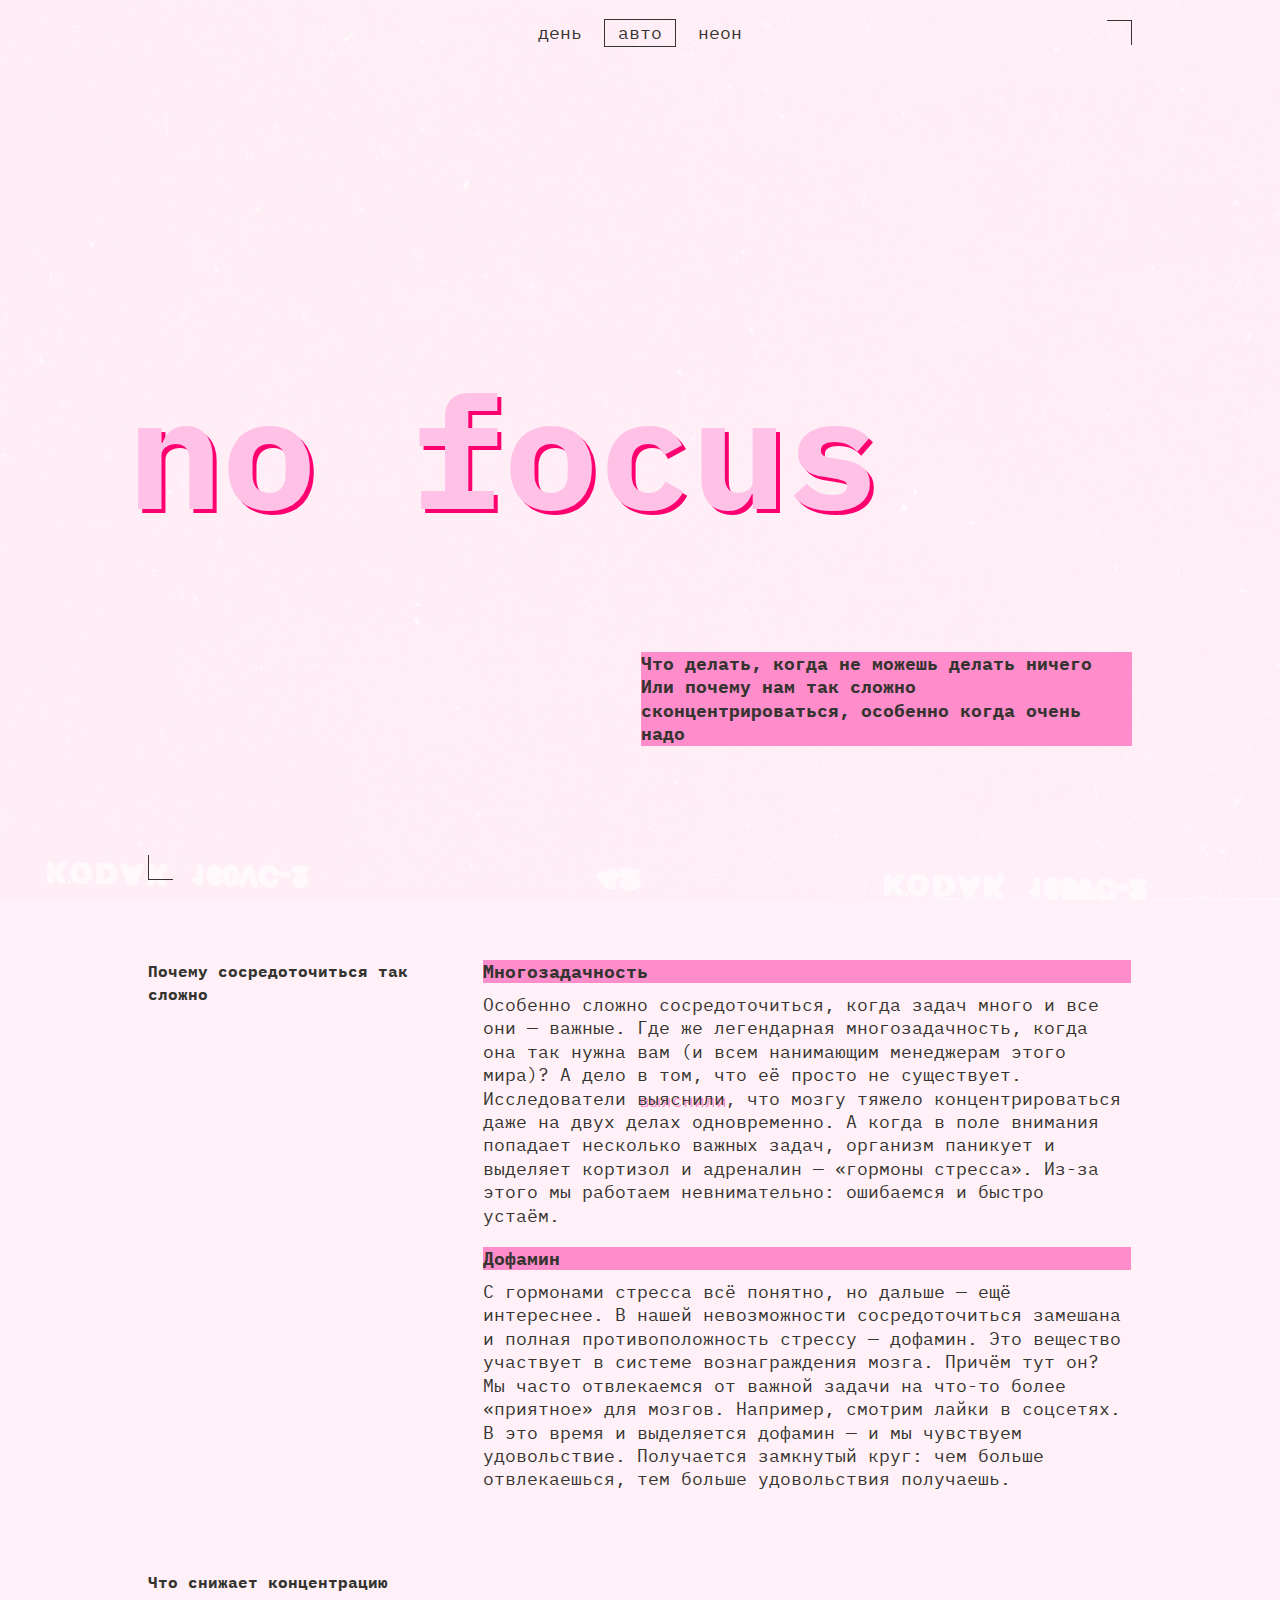
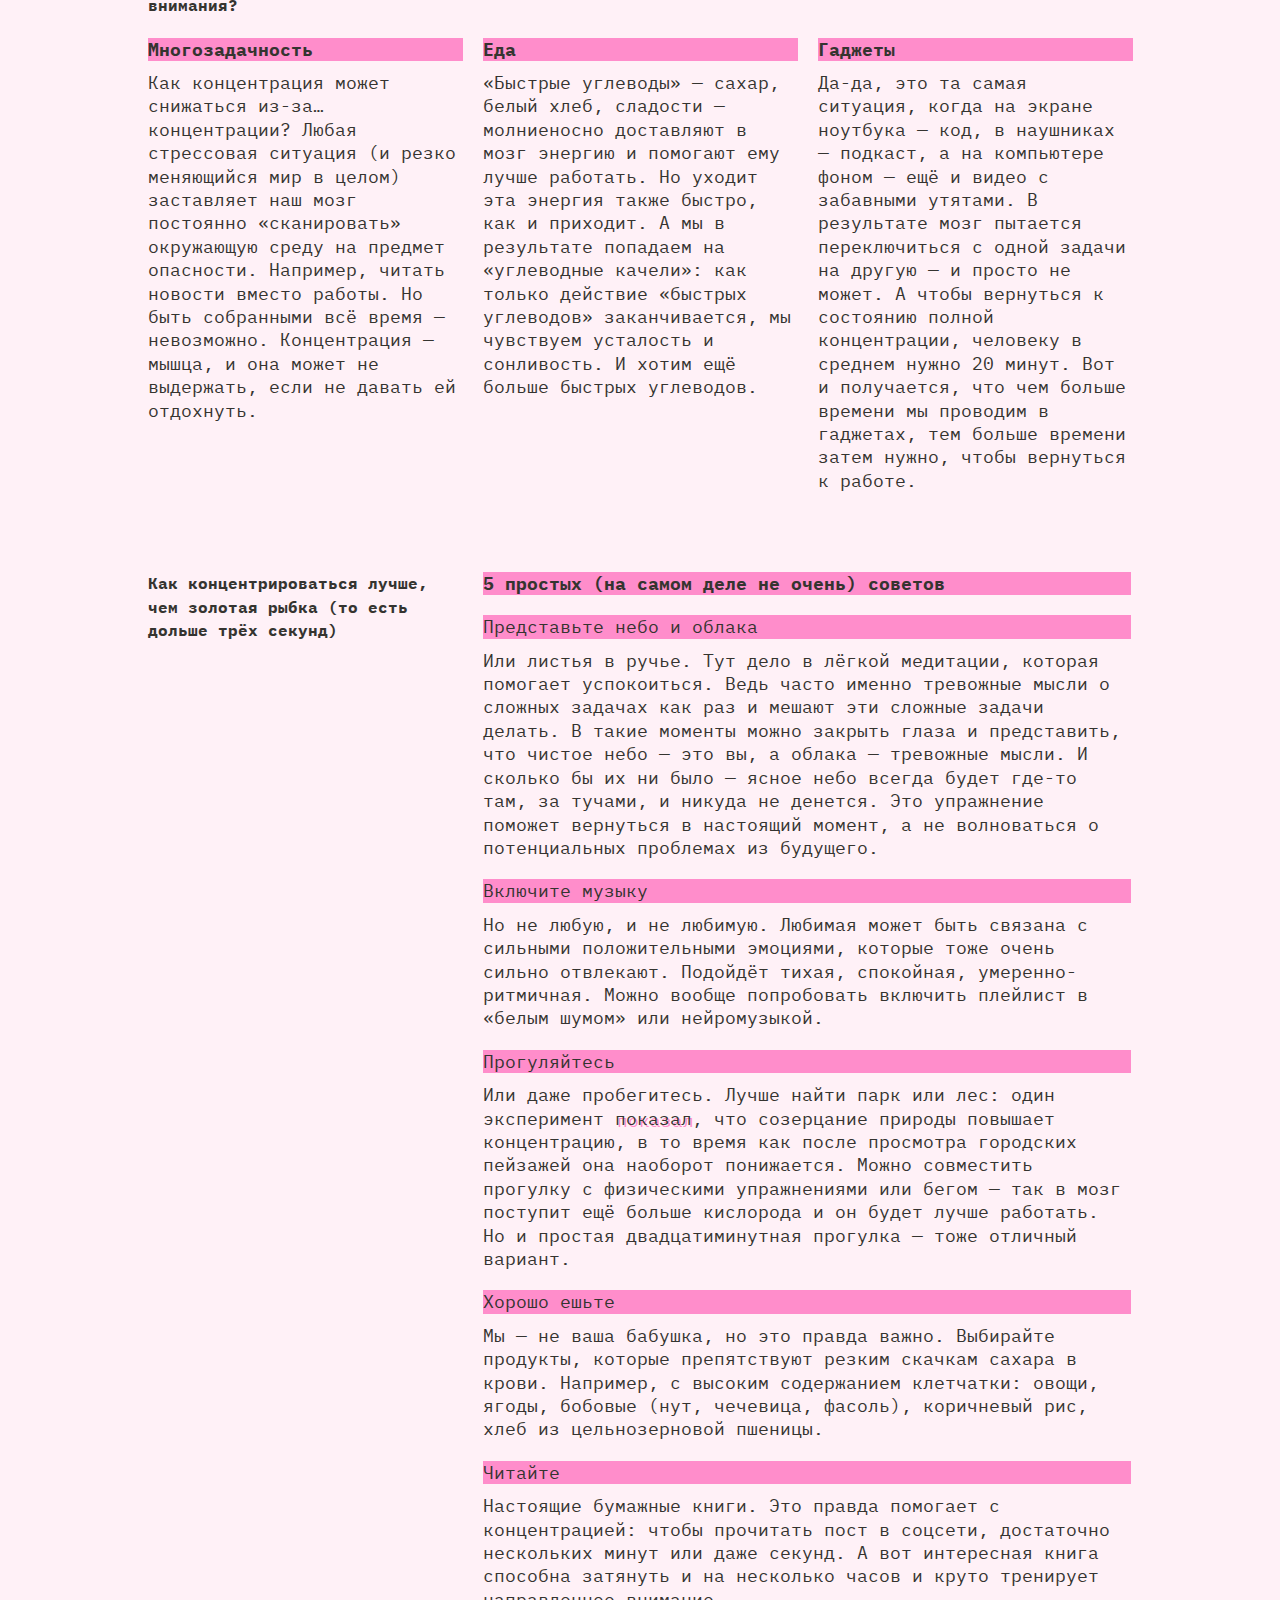
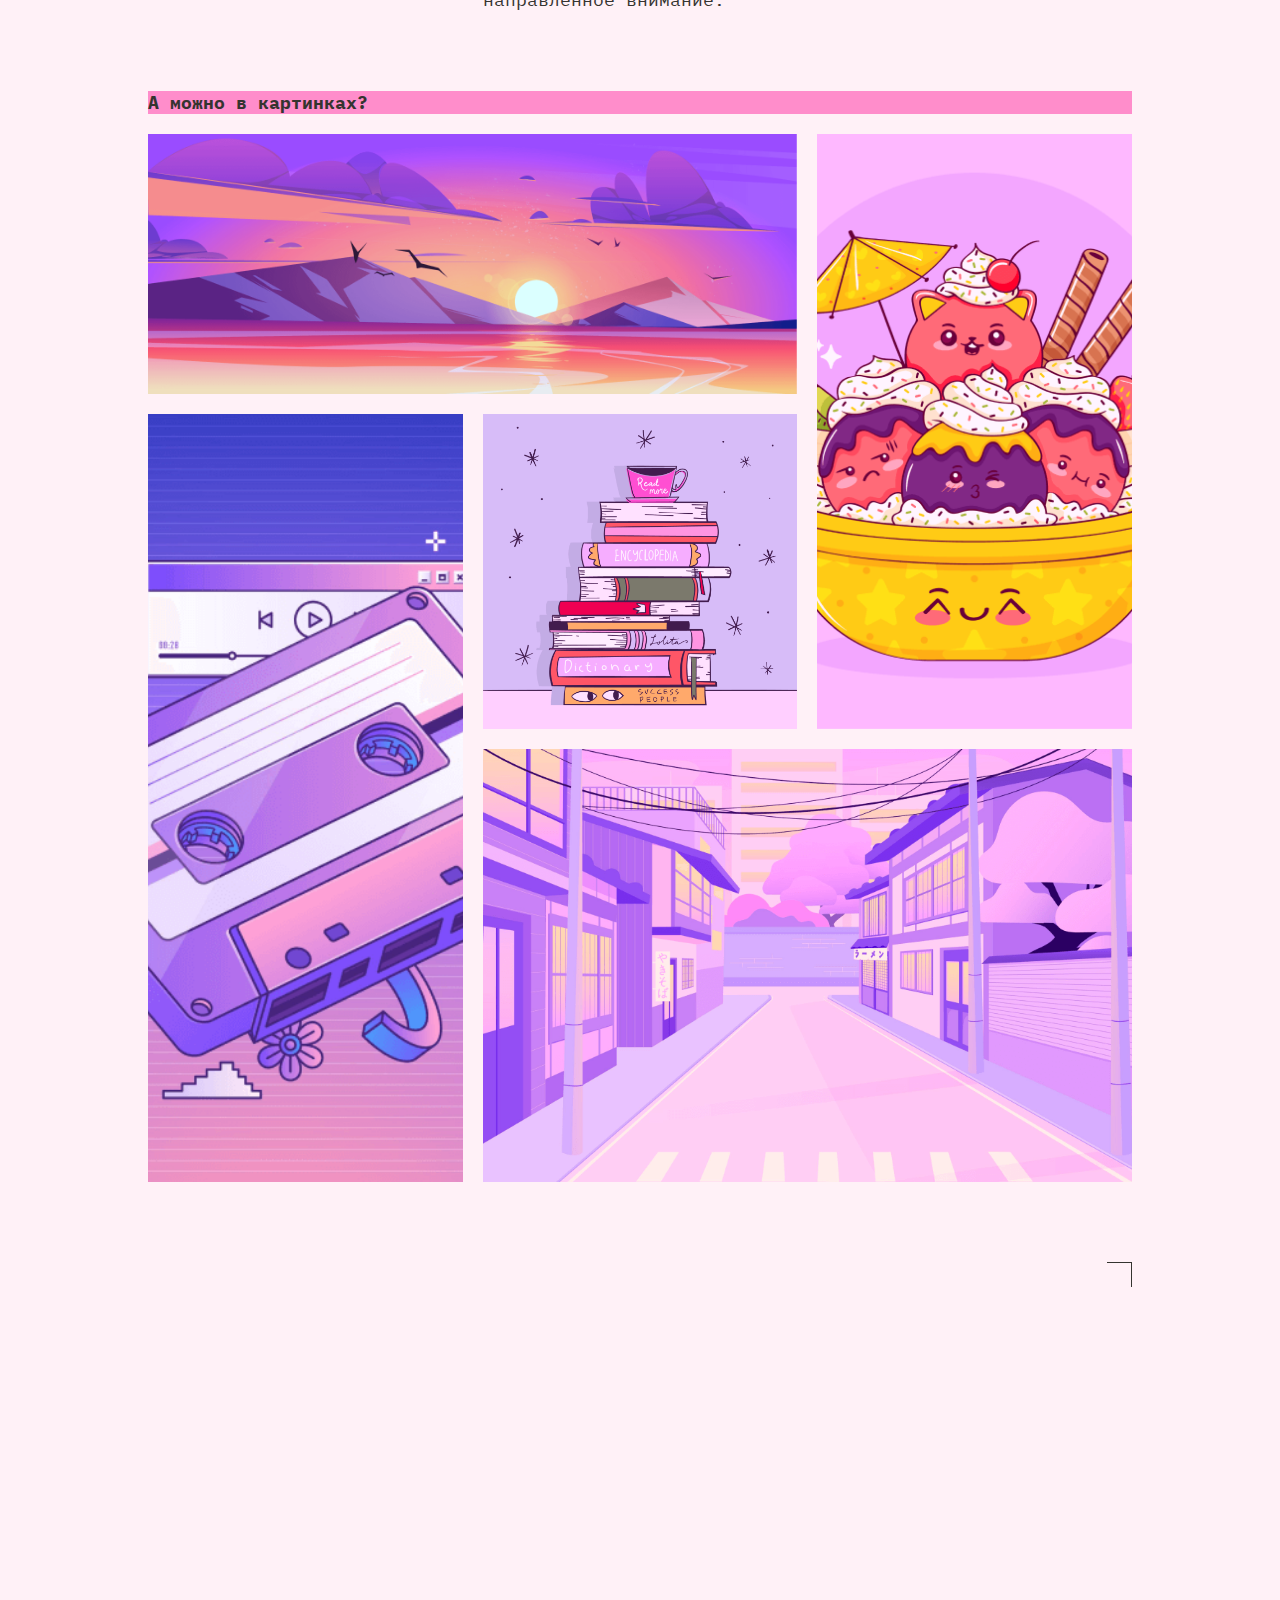
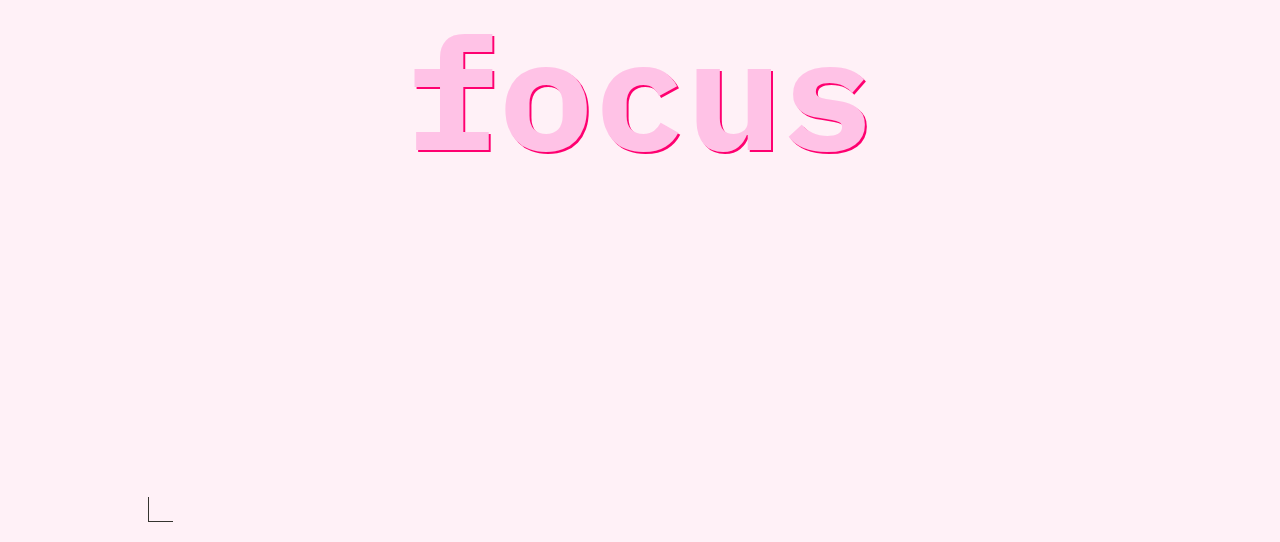
<file: index.html>
<!DOCTYPE html>
<html lang="ru">
	<head>
		<meta charset="UTF-8" />
		<meta http-equiv="X-UA-Compatible" content="IE=edge" />
		<meta name="viewport" content="width=device-width, initial-scale=1.0" />
		<meta name="color-scheme" content="dark light" />
		<title>Сложно сосредоточиться</title>
		<link rel="icon" href="./images/favicon.ico" sizes="32x32" />
		<link rel="icon" href="./images/favicon.ico" sizes="16x16" />
		<link rel="icon" href="./images/favicon.svg" type="image/svg+xml" />
		<link rel="apple-touch-icon" href="./images/mobile-icon.png" />
		<link rel="stylesheet" href="./fonts/fonts.css" />
		<link rel="stylesheet" href="./styles/globals.css" />
		<link rel="stylesheet" href="./styles/variables.css" />
		<link rel="stylesheet" href="./styles/style.css" />
		<link rel="stylesheet" href="./styles/dark.css" />
		<link rel="stylesheet" href="./styles/light.css" />
	</head>
	<body class="page">
		<header class="header decorated-zone">
			<nav class="header__theme-menu">
				<ul class="header__theme-menu-list">
					<li class="header__theme-menu-item">
						<button class="header__theme-menu-button header__theme-menu-button_type_light">
							День
						</button>
					</li>
					<li class="header__theme-menu-item">
						<button class="header__theme-menu-button header__theme-menu-button_active header__theme-menu-button_type_auto" disabled>
							Авто
						</button>
					</li>
					<li class="header__theme-menu-item">
						<button class="header__theme-menu-button header__theme-menu-button_type_dark">
							Неон
						</button>
					</li>
				</ul>
			</nav>
			<span class="rec" aria-hidden="true"></span>
			<h1 class="header__title">no focus</h1>
			<div class="heading__paragraph">
				<p class="header__paragraph decor-title">
					Что делать, когда не можешь делать ничего <br />
					Или почему нам так сложно сконцентрироваться, особенно когда очень надо
				</p>
			</div>
		</header>
		<main>
			<section class="section">
				<h2>Почему сосредоточиться так сложно</h2>
				<ul class="section__list-items">
					<li class="section__list-item">
						<h3 class="section-title decor-title">Многозадачность</h3>
						<p class="section-text">
							Особенно сложно сосредоточиться, когда задач много и все они — важные. Где же легендарная многозадачность, когда она так нужна вам (и всем нанимающим менеджерам этого мира)? А дело в том, что её просто не
							существует. Исследователи <span><a class="word" target="_blank" href="https://dana.org/article/multicosts-of-multitasking/">выяснили</a></span>, что мозгу тяжело концентрироваться даже на двух делах одновременно.
							А когда в поле внимания попадает несколько важных задач, организм паникует и выделяет кортизол и адреналин — «гормоны стресса». Из-за этого мы работаем невнимательно: ошибаемся и быстро устаём.
						</p>
					</li>
					<li class="section__list-item">
						<h3 class="section-title decor-title">Дофамин</h3>
						<p class="section-text">
							С гормонами стресса всё понятно, но дальше — ещё интереснее. В нашей невозможности сосредоточиться замешана и полная противоположность стрессу — дофамин. Это вещество участвует в системе вознаграждения мозга.
							Причём тут он? Мы часто отвлекаемся от важной задачи на что-то более «приятное» для мозгов. Например, смотрим лайки в соцсетях. В это время и выделяется дофамин — и мы чувствуем удовольствие. Получается замкнутый
							круг: чем больше отвлекаешься, тем больше удовольствия получаешь.
						</p>
					</li>
				</ul>
			</section>
			<section class="section_content">
				<h2>Что снижает концентрацию внимания?</h2>
				<ul class="section_content__list-items">
					<li class="section__list-item">
						<h3 class="section_content-title decor-title">Многозадачность</h3>
						<p class="section-text">
							Как концентрация может снижаться из-за… концентрации? Любая стрессовая ситуация (и резко меняющийся мир в целом) заставляет наш мозг постоянно «сканировать» окружающую среду на предмет опасности. Например, читать
							новости вместо работы. Но быть собранными всё время — невозможно. Концентрация — мышца, и она может не выдержать, если не давать ей отдохнуть.
						</p>
					</li>
					<li class="section__list-item">
						<h3 class="section_content-title decor-title">Еда</h3>
						<p class="section-text">
							«Быстрые углеводы» — сахар, белый хлеб, сладости — молниеносно доставляют в мозг энергию и помогают ему лучше работать. Но уходит эта энергия также быстро, как и приходит. А мы в результате попадаем на
							«углеводные качели»: как только действие «быстрых углеводов» заканчивается, мы чувствуем усталость и сонливость. И хотим ещё больше быстрых углеводов.
						</p>
					</li>
					<li class="section__list-item">
						<h3 class="section_content-title decor-title">Гаджеты</h3>
						<p class="section-text">
							Да-да, это та самая ситуация, когда на экране ноутбука — код, в наушниках — подкаст, а на компьютере фоном — ещё и видео с забавными утятами. В результате мозг пытается переключиться с одной задачи на другую — и
							просто не может. А чтобы вернуться к состоянию полной концентрации, человеку в среднем нужно 20 минут. Вот и получается, что чем больше времени мы проводим в гаджетах, тем больше времени затем нужно, чтобы
							вернуться к работе.
						</p>
					</li>
				</ul>
			</section>
			<section class="section">
				<h2>Как концентрироваться лучше, чем золотая рыбка (то есть дольше трёх секунд)</h2>
				<div class="section_list">
					<h3 class="section-title decor-title">5 простых (на самом деле не очень) советов</h3>
					<ul class="section__list-items">
						<li class="section__list-item">
							<h4 class="section-title decor-title">Представьте небо и облака</h4>
							<p class="section-text">
								Или листья в ручье. Тут дело в лёгкой медитации, которая помогает успокоиться. Ведь часто именно тревожные мысли о сложных задачах как раз и мешают эти сложные задачи делать. В такие моменты можно закрыть
								глаза и представить, что чистое небо — это вы, а облака — тревожные мысли. И сколько бы их ни было — ясное небо всегда будет где-то там, за тучами, и никуда не денется. Это упражнение поможет вернуться в
								настоящий момент, а не волноваться о потенциальных проблемах из будущего.
							</p>
						</li>
						<li class="section__list-item">
							<h4 class="section-title decor-title">Включите музыку</h4>
							<p class="section-text">
								Но не любую, и не любимую. Любимая может быть связана с сильными положительными эмоциями, которые тоже очень сильно отвлекают. Подойдёт тихая, спокойная, умеренно-ритмичная. Можно вообще попробовать включить
								плейлист в «белым шумом» или нейромузыкой.
							</p>
						</li>
						<li class="section__list-item">
							<h4 class="section-title decor-title">Прогуляйтесь</h4>
							<p class="section-text">
								Или даже пробегитесь. Лучше найти парк или лес: один эксперимент <span><a class="word" target="_blank" href="https://www.sciencedirect.com/science/article/abs/pii/S0272494415000328">показал</a></span>, что
								созерцание природы повышает концентрацию, в то время как после просмотра городских пейзажей она наоборот понижается. Можно совместить прогулку с физическими упражнениями или бегом — так в мозг поступит ещё
								больше кислорода и он будет лучше работать. Но и простая двадцатиминутная прогулка — тоже отличный вариант.
							</p>
						</li>
						<li class="section__list-item">
							<h4 class="section-title decor-title">Хорошо ешьте</h4>
							<p class="section-text">
								Мы — не ваша бабушка, но это правда важно. Выбирайте продукты, которые препятствуют резким скачкам сахара в крови. Например, с высоким содержанием клетчатки: овощи, ягоды, бобовые (нут, чечевица, фасоль),
								коричневый рис, хлеб из цельнозерновой пшеницы.
							</p>
						</li>
						<li class="section__list-item">
							<h4 class="section-title decor-title">Читайте</h4>
							<p class="section-text">
								Настоящие бумажные книги. Это правда помогает с концентрацией: чтобы прочитать пост в соцсети, достаточно нескольких минут или даже секунд. А вот интересная книга способна затянуть и на несколько часов и
								круто тренирует направленное внимание.
							</p>
						</li>
					</ul>
				</div>
			</section>
			<section class="section_images">
				<h2 class="section_images-title decor-title">А можно в картинках?</h2>
				<div class="images">
					<div class="images_item"><img src="./images/sunset.png" alt="картинка с морем и закатом" loading="lazy" /></div>
					<div class="images_item"><img src="./images/ice-cream.png" alt="картинка с мороженым" loading="lazy" /></div>
					<div class="images_item"><img src="./images/tape.png" alt="картинка с кассетой" loading="lazy" /></div>
					<div class="images_item"><img src="./images/books.png" alt="картинка с книгами" loading="lazy" /></div>
					<div class="images_item"><img src="./images/street.png" alt="картинка с улицей" loading="lazy" /></div>
				</div>
			</section>
		</main>
		<footer class="footer_section decorated-zone">
			<p class="footer__title">focus</p>
		</footer>
		<script src="./scripts/script.js"></script>
	</body>
</html>
</file>
<file: fonts/fonts.css>
@font-face {
  font-family: 'IBM Plex mono';
  src: url(./IBMPlexMono-Regular.woff) format('woff');
  font-weight: normal;
  font-display: swap;
}

@font-face {
  font-family: 'IBM Plex mono';
  src: url(./IBMPlexMono-Bold.woff) format('woff');
  font-weight: bold;
  font-display: swap;
}
</file>
<file: styles/globals.css>
/* Глобальные стили для проекта, их можно дополнять и менять по желанию */

*,
*::before,
*::after {
  box-sizing: border-box;
}

body {
  min-inline-size: 375px;
  max-inline-size: 1440px;
  margin: 0 auto;
}

h1,
h2,
h3,
h4,
h5,
h6,
p {
  margin: 0;
  font-size: 18px;
}

ul {
  margin: 0;
  padding: 0;
  list-style: none;
}

picture {
  margin: 0;
  padding: 0;
}

button,
a {
  color: currentColor;
  font-family: inherit;
  font-size: inherit;
  line-height: inherit;
}
</file>
<file: styles/variables.css>
:root {
    --bg-color: #000028; /*цвет фона */
    --pink: #ff0070;
    --psevdo-text-color: #ff0070;
    --main-font: "IBM Plex Mono";
    --h1-text-color: #db00ff; /* цвет заголовка h1 */
    --h2-text-color: #ff0070; /* цвет текста у заголовков h2 */
    --h3-text-color: #000028; /* цвет для заголовка h3 */
    --h4-text-color: #000028; /* цвет для заголовка h4 */
    --decor-text-color: #000028; /* цвет у декоративного текста в баннере*/
    --decor-color: #ff0070; /*цвет уголков */
    --button-text-color: #ff0070;
    --shadow-text-color: #ff0070; /* цвет тени у заголовка h1*/
    --text-color: #f1b2ce; /* цвет текста в абзаце */
    --hover-text-color: rgba(255, 0, 112, 0.4);
    --bg-image: url("../images/cover-image-dark.png"); /*картинка для баннера*/
    --h1-font-size: clamp(7.5rem, 0.5625rem + 14.4531vw, 9.8125rem); /* размер заголовка на десктопе и на планшете */
    --h2-font-size: clamp(7.25rem, 7.0115rem + 1.0178vw, 7.5rem); /* размер большого заголовка на мобилке */
}
</file>
<file: styles/style.css>
.page {
  background-image: var(--bg-image);
  background-position: center;
  background-size: cover;
  background-repeat: no-repeat;
  background-attachment: fixed;
  font-family: var(--main-font, "monospace");
  background-color: var(--bg-color);
  max-width: 1024px;
}

h2:not(.section_images-title) {
  max-width: 315px;
  line-height: 23.4px;
  font-size: var(--main-font-size);
  color: var(--h2-text-color);
}

h3:not(.section-title) {
  line-height: 23.4px;
  font-weight: 700;
  color: var(--h3-text-color);
}

h4 {
  line-height: 23.4px;
  font-weight: 400;
  color: var(--h4-text-color);
}

.header {
  display: grid;
  position: relative;
  grid-template-rows: 1fr 1fr 1fr;
  max-width: 1024px;
  min-height: 668px;
  height: 100vh;
  margin-bottom: 60px;
}

button {
  background-color: transparent;
  border-radius: 0;
}

.header__theme-menu-button {
  font-size: 18px;
  line-height: 18px;
  height: 26px;
  color: var(--button-text-color);
  font-weight: 400;
  text-transform: lowercase;
  text-align: center;
  border: none;
  padding: 0 13px;
}

.header__theme-menu-button:focus {
  outline: none;
}

.header__theme-menu-button:focus-visible {
  border-bottom: 1px solid var(--button-text-color);
}

.header__theme-menu-button:hover {
  outline: 1px solid var(--hover-text-color);
}

.header__theme-menu-button_active {
  outline: 1px solid var(--button-text-color);
  pointer-events: none;
}

.header__theme-menu {
  justify-self: center;
  align-self: start;
}

.header__theme-menu-list {
  display: flex;
  flex-direction: row;
  column-gap: 10px;
  padding-top: 20px;
}

.rec {
  position: absolute;
  display: flex;
  top: 0;
  right: 0;
  align-items: center;
}

.rec::before {
  content: "rec";
  position: relative;
  margin-top: 20px;
  font-size: 18px;
  line-height: 25px;
  text-transform: uppercase;
  margin-right: 10px;
  color: var(--psevdo-text-color);
}

.rec::after {
  content: " ";
  position: relative;
  margin-top: 20px;
  margin-right: 29px;
  display: block;
  width: 9px;
  height: 9px;
  border-radius: 100%;
  background-color: var(--psevdo-text-color);
  box-shadow: 0 0 4px 2px var(--psevdo-text-color);
}

.decorated-zone::before {
  content: " ";
  position: absolute;
  top: 20px;
  right: 20px;
  display: block;
  width: 25px;
  height: 25px;
  border-top: 1px solid var(--decor-color);
  border-right: 1px solid var(--decor-color);
  border-radius: 0;
}

.decorated-zone::after {
  content: " ";
  position: absolute;
  align-self: end;
  left: 20px;
  bottom: 20px;
  display: block;
  width: 25px;
  height: 25px;
  border-bottom: 1px solid var(--decor-color);
  border-left: 1px solid var(--decor-color);
  border-radius: 0;
}

.header__title {
  font-size: clamp(7.5rem, 0.5625rem + 14.4531vw, 9.8125rem);
  line-height: 82.5%;
  font-weight: 700;
  color: var(--h1-text-color);
  text-shadow: 4px 4px 0 var(--shadow-text-color);
  justify-self: start;
  align-self: center;
}

.decor-title {
  background-color: var(--pink);
  color: var(--decor-text-color);
}

.heading__paragraph {
  align-self: auto;
  justify-self: end;
  padding-top: 52px;
  padding-right: 20px;
  padding-left: 20px;
}

.header__paragraph {
  max-width: 491px;
  color: var(--decor-text-color);
  font-weight: 700;
  font-size: 18px;
  line-height: 23.4px;
  justify-self: end;
}

.section {
  display: flex;
  flex-direction: row;
  gap: 20px;
  max-width: 1024px;
  padding: 0 20px;
  margin-bottom: 80px;
}

.section-text {
  line-height: 23.4px;
  font-weight: 400;
  color: var(--text-color);
}

.section__list-items {
  max-width: 648px;
  display: flex;
  flex-direction: column;
  gap: 20px;
}

.section__list-item {
  display: flex;
  flex-direction: column;
  gap: 10px;
  min-width: 315px;
}

.word {
  text-shadow: var(--pink) 2px 2px 0;
  text-decoration: none;
}

.word:focus {
  outline: none;
}

.word:focus-visible {
  outline: 1px solid var(--text-color);
}

.word:hover {
  border-bottom: 1px solid var(--text-color);
}

.section_content {
  max-width: 1024px;
  display: flex;
  flex-direction: column;
  gap: 20px;
  padding: 0 20px;
  margin-bottom: 80px;
}

.section-title {
  max-width: 984px;
}

.section_content__list-items {
  display: grid;
  grid-template-columns: 1fr 1fr 1fr;
  padding: 0;
  gap: 20px;
}

.section_list {
  display: flex;
  flex-direction: column;
  gap: 20px;
}

.section_content__list-item {
  display: flex;
  flex-direction: column;
  gap: 10px;
}

.section_images {
  max-width: 1024px;
  margin-bottom: 60px;
  padding: 0 20px;
}

.section_images-title {
  margin-bottom: 20px;
}

.images {
  display: grid;
  gap: 20px;
  line-height: 0;
  grid-template-columns: repeat(3, 1fr);
}

img {
  width: 100%;
  height: 100%;
  object-fit: cover;
  object-position: center;
}

.images_title {
  font-weight: 700;
  background-color: var(--pink);
  margin-bottom: 20px;
}

.images_item:nth-child(1) {
  grid-column: 1 / 3;
  grid-row: 1;
}

.images_item:nth-child(2) {
  grid-column: 4 / 3;
  grid-row: 1 / 3;
}

.images_item:nth-of-type(3) {
  grid-column: 1 / 1;
  grid-row: 2 / 4;
}

.images_item:nth-of-type(5) {
  grid-column: 2 / 4;
}

.footer_section {
  display: grid;
  position: relative;
  grid-template-columns: repeat(4, 1fr);
  grid-template-rows: repeat(3, 1fr);
  max-width: 1024px;
  min-height: 668px;
  height: 100vh;
}

.footer__title {
  font-size: clamp(7.5rem, 0.5625rem + 14.4531vw, 9.8125rem);
  line-height: 82.5%;
  font-weight: 700;
  color: var(--h1-text-color);
  text-shadow: 2px 2px 0 var(--shadow-text-color);
  grid-column: 1 / 5;
  grid-row: 2;
  justify-self: center;
  align-self: center;
}

@media screen and (width <1024px) {
  img {
      padding: 0;
  }

  .header__title {
      line-height: 99px;
  }

  .section_content__list-items {
      display: flex;
      flex-direction: column;
  }

  .section_content__list-item {
      max-width: 984px;
  }

  .footer_section {
      grid-template-columns: repeat(2, 1fr);
  }

  .section-text {
      max-width: 984px;
  }
}

@media screen and (width <=768px) {
  .header__theme-menu-list {
      display: grid;
      row-gap: 10px;
      padding-right: 20px;
  }

  .header__theme-menu {
      justify-self: end;
      margin-top: 172px;
      padding: 0;
  }

  .section__list-items {
      max-width: 472px;
  }

  h2:not(.section_images-title) {
      max-width: 236px;
  }

  .heading__paragraph {
    padding-top: 42px;
  }
  
  .header__paragraph {
      max-width: 364px;
  }
}

@media screen and (width <=700px) {
  .section {
      flex-direction: column;
  }

  .images {
      display: flex;
      flex-direction: column;
  }

  .section__list-items {
      max-width: 648px;
  }

  .header__title {
      font-size: clamp(7.25rem, 7.0115rem + 1.0178vw, 7.5rem);
      margin-bottom: 55px;
  }

  .header__theme-menu {
      margin-top: 75px;
      margin-bottom: 65px;
  }

  .header__paragraph {
      max-width: 700px;
  }

  .footer__title {
    font-size: clamp(7.25rem, 7.0115rem + 1.0178vw, 7.5rem);
  }
}

@media screen and (width <=585px) {
  .header__paragraph {
      max-width: 575px;
  }

  .heading__paragraph {
      padding-left: 10px;
      padding-right: 10px;
      padding-top: 0;
  }

  .decorated-zone::after {
      bottom: 10px;
      left: 10px;
  }

  .header__title {
      padding: 0;
  }
}

@media (width <=375px) {
  .page {
      max-width: 375px;
  }

  .header {
      max-width: 375px;
      margin-bottom: 40px;
      padding: 10px;
  }

  .header__theme-menu-list {
      padding: 0;
  }

  h2:not(.section_images-title) {
      max-width: 355px;
  }

  h3 {
      max-width: 355px;
  }

  h3:not(.section-title) {
      max-width: 355px;
  }

  .decorated-zone::before {
      top: 10px;
      right: 10px;
  }

  .header__theme-menu {
      margin-bottom: 0;
      margin-top: 65px;
  }

  .rec::before {
      margin-top: 10px;
  }

  .rec::after {
      margin-right: 19px;
      margin-top: 10px;
  }

  .header__title {
      line-height: 95.7px;
      margin-top: 65px;
      padding-top: 0;
      padding-bottom: 0;
  }

  .heading__paragraph {
      padding-bottom: 66px;
      padding-left: 0;
      padding-right: 0;
  }

  .header__paragraph {
      max-width: 355px;
      margin-right: 0;
      margin-top: 0;
      margin-left: 0;
  }

  .section {
      max-width: 375px;
      padding: 0 10px;
      margin-bottom: 50px;
  }

  .section__list-items {
      max-width: 355px;
  }

  .section_content__list-item {
      max-width: 355px;
  }

  .section_content__list-items {
      max-width: 355px;
  }

  .section_content {
      max-width: 375px;
      padding: 0 10px;
      margin-bottom: 50px;
  }

  .section_images-title {
      margin-bottom: 10px;
  }

  .section_images {
      max-width: 375px;
      padding: 0 10px;
      margin-bottom: 40px;
  }

  .section-text {
      max-width: 355px;
  }

  .images {
      gap: 10px;
      max-width: 355px;
  }

  .footer_section {
      max-width: 375px;
  }

  .footer__title {
      grid-column: 1 / 3;
  }
}
</file>
<file: styles/dark.css>
.page.theme_dark {
  --bg-color: #000028; /*цвет фона */
  --pink: #FF0070;
  --psevdo-text-color: #FF0070;
  --main-font: 'IBM Plex Mono';
  --h1-text-color: #DB00FF; /* цвет заголовка h1 */
  --h2-text-color: #FF0070; /* цвет текста у заголовков h2 */
  --h3-text-color: #000028; /* цвет для заголовка h3 */
  --h4-text-color: #000028; /* цвет для заголовка h4 */
  --decor-text-color: #000028; /* цвет у декоративного текста в баннере*/
  --decor-color: #FF0070; /*цвет уголков */
  --button-text-color: #FF0070;
  --shadow-text-color: #FF0070; /* цвет тени у заголовка h1*/
  --text-color: #F1B2CE; /* цвет текста в абзаце */ 
  --hover-text-color: rgba(255, 0, 112, 0.4);
  --bg-image: url('../images/cover-image-dark.png'); /*картинка для баннера*/
  --h1-font-size: clamp(7.5rem, 0.5625rem + 14.4531vw, 9.8125rem); /* размер заголовка на десктопе и на планшете */
  --h2-font-size: clamp(7.25rem, 7.0115rem + 1.0178vw, 7.5rem); /* размер большого заголовка на мобилке */
  }

:root.theme-dark {
  --bg-color: #000028; /*цвет фона */
  --pink: #FF0070;
  --psevdo-text-color: #FF0070;
  --main-font: 'IBM Plex Mono';
  --h1-text-color: #DB00FF; /* цвет заголовка h1 */
  --h2-text-color: #FF0070; /* цвет текста у заголовков h2 */
  --h3-text-color: #000028; /* цвет для заголовка h3 */
  --h4-text-color: #000028; /* цвет для заголовка h4 */
  --decor-text-color: #000028; /* цвет у декоративного текста в баннере*/
  --decor-color: #FF0070; /*цвет уголков */
  --button-text-color: #FF0070;
  --shadow-text-color: #FF0070; /* цвет тени у заголовка h1*/
  --text-color: #F1B2CE; /* цвет текста в абзаце */ 
  --hover-text-color: rgba(255, 0, 112, 0.4);
  --bg-image: url('../images/cover-image-dark.png'); /*картинка для баннера*/
  --h1-font-size: clamp(7.5rem, 0.5625rem + 14.4531vw, 9.8125rem); /* размер заголовка на десктопе и на планшете */
  --h2-font-size: clamp(7.25rem, 7.0115rem + 1.0178vw, 7.5rem); /* размер большого заголовка на мобилке */
  }
</file>
<file: styles/light.css>
:root.theme-light {
  --bg-color: #FFF1F7; /*цвет фона */
  --pink: #FF8DCB;
  --psevdo-text-color: transparent;
  --h1-text-color: #FFC2E6; /* цвет заголовка h1 */
  --h2-text-color: #353430; /* цвет текста у заголовков h2 */
  --h3-text-color: #353430; /* цвет для заголовка h3 */
  --h4-text-color: #353430; /* цвет для заголовка h4 */
  --main-font: 'IBM Plex Mono';
  --button-text-color: #353430;
  --decor-color: #353430; /*цвет уголков */
  --decor-text-color: #353430; /* цвет у декоративного текста в баннере*/
  --shadow-text-color: #FF0070; /* цвет тени у заголовка h1*/
  --text-color: #353430; /* цвет текста в абзаце */ 
  --hover-text-color: rgba(50, 49, 45, 0.4);
  --bg-image: url('../images/cover-image-light.png'); /*картинка для баннера*/
  --h1-font-size: clamp(7.5rem, 0.5625rem + 14.4531vw, 9.8125rem); /* размер заголовка на десктопе и на планшете */
  --h2-font-size: clamp(7.25rem, 7.0115rem + 1.0178vw, 7.5rem); /* размер большого заголовка на мобилке */
  } 

.page.theme_light {
  justify-content: center;
  font-size: 18px;
  font-family: var(--main-font), monospace;
}

@media (prefers-color-scheme: light) {
:root {
  --bg-color: #FFF1F7; /*цвет фона */
  --pink: #FF8DCB;
  --psevdo-text-color: transparent;
  --h1-text-color: #FFC2E6; /* цвет заголовка h1 */
  --h2-text-color: #353430; /* цвет текста у заголовков h2 */
  --h3-text-color: #353430; /* цвет для заголовка h3 */
  --h4-text-color: #353430; /* цвет для заголовка h4 */
  --main-font: 'IBM Plex Mono';
  --button-text-color: #353430;
  --decor-color: #353430; /*цвет уголков */
  --decor-text-color: #353430; /* цвет у декоративного текста в баннере*/
  --shadow-text-color: #FF0070; /* цвет тени у заголовка h1*/
  --text-color: #353430; /* цвет текста в абзаце */ 
  --hover-text-color: rgba(50, 49, 45, 0.4);
  --bg-image: url('../images/cover-image-light.png'); /*картинка для баннера*/
  --h1-font-size: clamp(7.5rem, 0.5625rem + 14.4531vw, 9.8125rem); /* размер заголовка на десктопе и на планшете */
  --h2-font-size: clamp(7.25rem, 7.0115rem + 1.0178vw, 7.5rem); /* размер большого заголовка на мобилке */
  }
}
</file>
